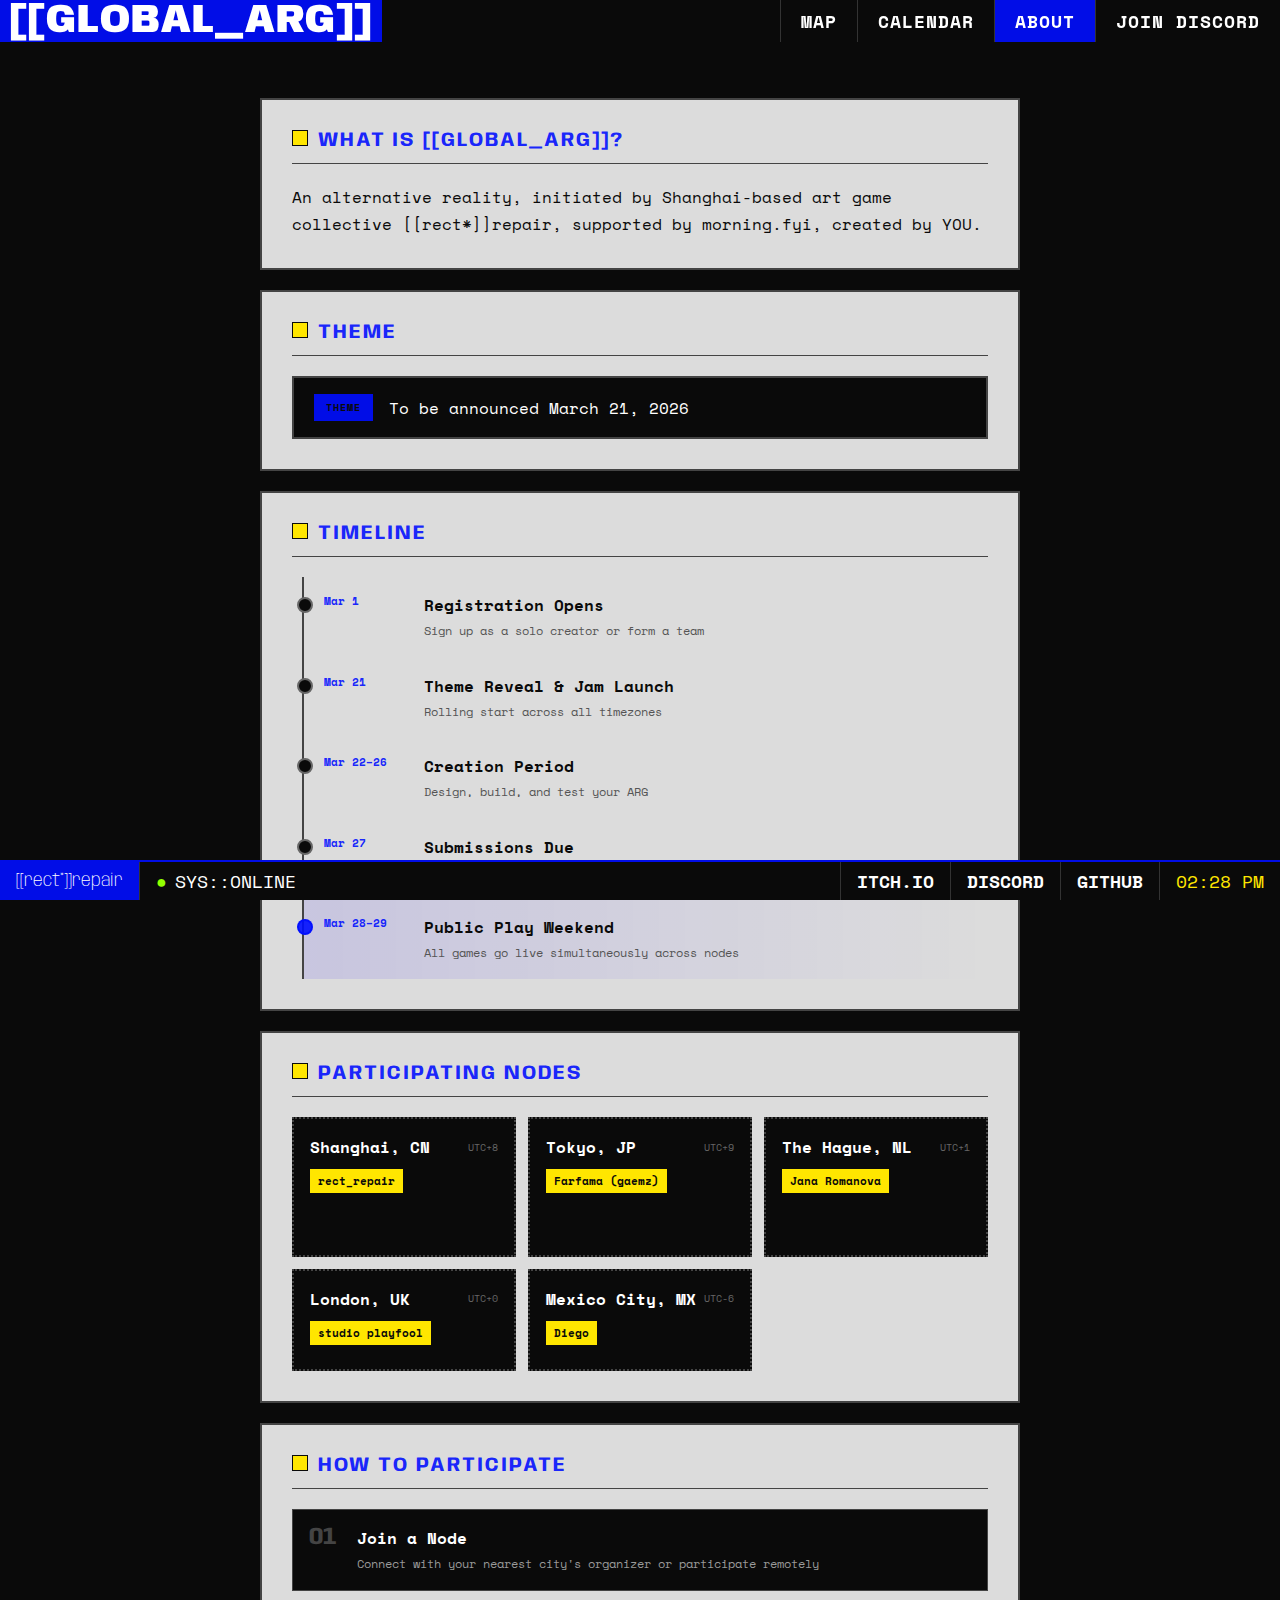
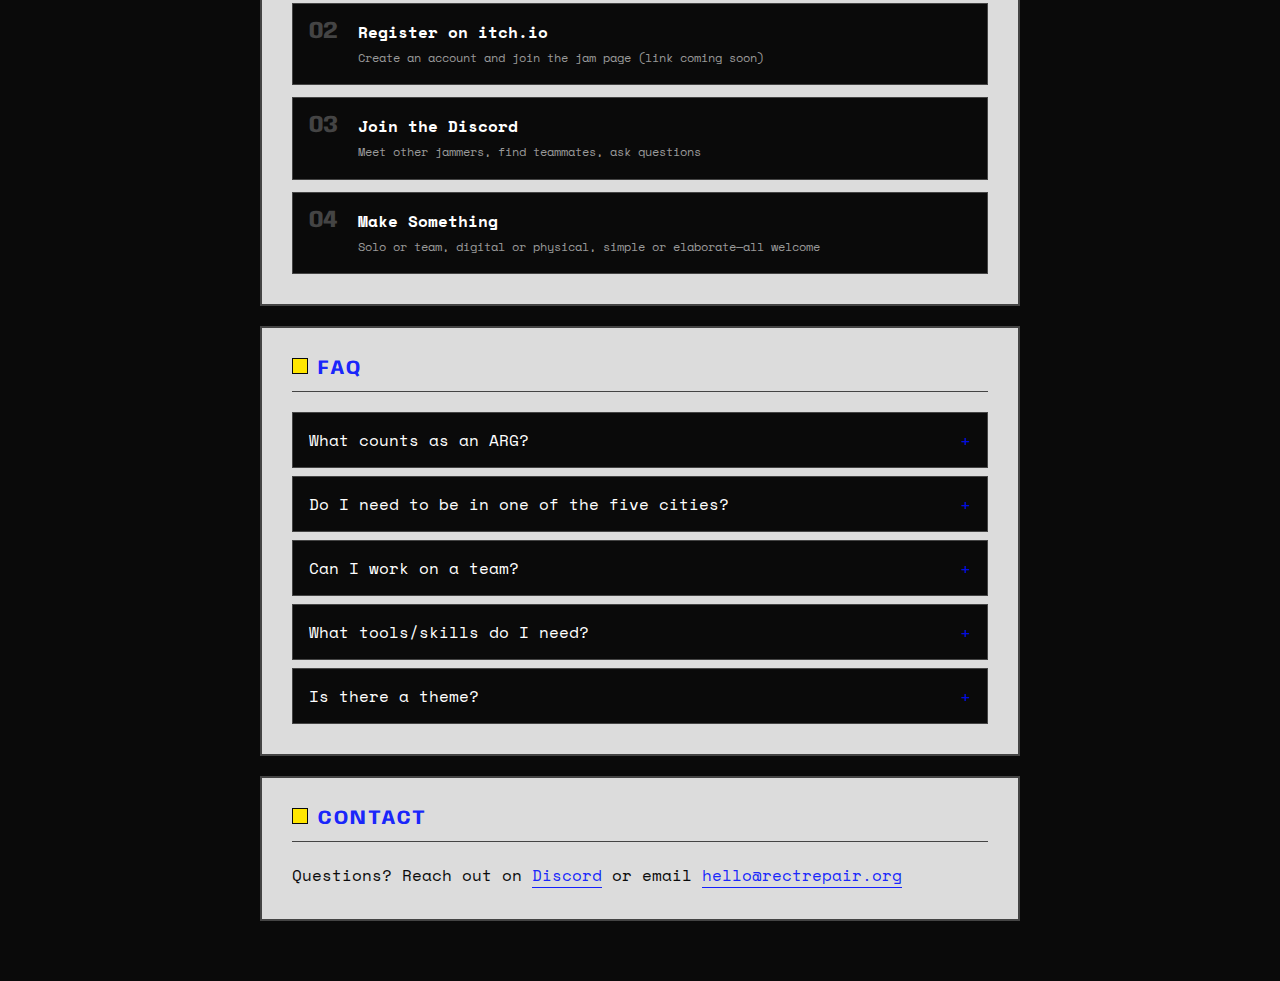
<file: about.html>
<!DOCTYPE html>
<html lang="en">

<head>
    <meta charset="UTF-8">
    <meta name="viewport" content="width=device-width, initial-scale=1.0">
    <title>About — [[Global_ARG]]</title>
    <link rel="stylesheet" href="styles.css">
</head>

<body>
    <header>
        <button class="nav-toggle" onclick="document.querySelector('nav').classList.toggle('open')">☰</button>
        <div class="header-title">[[GLOBAL_ARG]]</div>
        <nav>
            <a href="index.html">Map</a>
            <a href="calendar.html">Calendar</a>
            <a href="about.html" class="active">About</a>
            <a href="#">Join Discord</a>
        </nav>
    </header>

    <main class="about-main">
        <div class="about-content">
            <section class="about-section">
                <h2>What is [[Global_ARG]]?</h2>
                <p>
                    An alternative reality, initiated by Shanghai-based art game collective [[rect*]]repair, supported
                    by morning.fyi, created by YOU.
                </p>
            </section>

            <section class="about-section">
                <h2>Theme</h2>
                <div class="highlight-box">
                    <span class="highlight-label">Theme</span>
                    <span class="highlight-text">To be announced March 21, 2026</span>
                </div>
            </section>

            <section class="about-section">
                <h2>Timeline</h2>
                <div class="timeline">
                    <div class="timeline-item">
                        <div class="timeline-date">Mar 1</div>
                        <div class="timeline-content">
                            <strong>Registration Opens</strong>
                            <p>Sign up as a solo creator or form a team</p>
                        </div>
                    </div>
                    <div class="timeline-item">
                        <div class="timeline-date">Mar 21</div>
                        <div class="timeline-content">
                            <strong>Theme Reveal & Jam Launch</strong>
                            <p>Rolling start across all timezones</p>
                        </div>
                    </div>
                    <div class="timeline-item">
                        <div class="timeline-date">Mar 22–26</div>
                        <div class="timeline-content">
                            <strong>Creation Period</strong>
                            <p>Design, build, and test your ARG</p>
                        </div>
                    </div>
                    <div class="timeline-item">
                        <div class="timeline-date">Mar 27</div>
                        <div class="timeline-content">
                            <strong>Submissions Due</strong>
                            <p>Upload your game to itch.io</p>
                        </div>
                    </div>
                    <div class="timeline-item highlight">
                        <div class="timeline-date">Mar 28–29</div>
                        <div class="timeline-content">
                            <strong>Public Play Weekend</strong>
                            <p>All games go live simultaneously across nodes</p>
                        </div>
                    </div>
                </div>
            </section>

            <section class="about-section">
                <h2>Participating Nodes</h2>
                <div class="nodes-grid">
                    <div class="node-card">
                        <div class="node-header">
                            <span class="node-city">Shanghai, CN</span>
                            <span class="node-tz">UTC+8</span>
                        </div>
                        <div class="node-org">rect_repair</div>
                        <p class="node-desc">Shanghai-based playful media collective</p>
                    </div>
                    <div class="node-card">
                        <div class="node-header">
                            <span class="node-city">Tokyo, JP</span>
                            <span class="node-tz">UTC+9</span>
                        </div>
                        <div class="node-org">Farfama (gaemz)</div>
                    </div>
                    <div class="node-card">
                        <div class="node-header">
                            <span class="node-city">The Hague, NL</span>
                            <span class="node-tz">UTC+1</span>
                        </div>
                        <div class="node-org">Jana Romanova</div>
                    </div>
                    <div class="node-card">
                        <div class="node-header">
                            <span class="node-city">London, UK</span>
                            <span class="node-tz">UTC+0</span>
                        </div>
                        <div class="node-org">studio playfool</div>
                    </div>
                    <div class="node-card">
                        <div class="node-header">
                            <span class="node-city">Mexico City, MX</span>
                            <span class="node-tz">UTC-6</span>
                        </div>
                        <div class="node-org">Diego</div>
                    </div>
                </div>
            </section>

            <section class="about-section">
                <h2>How to Participate</h2>
                <div class="steps">
                    <div class="step">
                        <div class="step-num">01</div>
                        <div class="step-content">
                            <strong>Join a Node</strong>
                            <p>Connect with your nearest city's organizer or participate remotely</p>
                        </div>
                    </div>
                    <div class="step">
                        <div class="step-num">02</div>
                        <div class="step-content">
                            <strong>Register on itch.io</strong>
                            <p>Create an account and join the jam page (link coming soon)</p>
                        </div>
                    </div>
                    <div class="step">
                        <div class="step-num">03</div>
                        <div class="step-content">
                            <strong>Join the Discord</strong>
                            <p>Meet other jammers, find teammates, ask questions</p>
                        </div>
                    </div>
                    <div class="step">
                        <div class="step-num">04</div>
                        <div class="step-content">
                            <strong>Make Something</strong>
                            <p>Solo or team, digital or physical, simple or elaborate—all welcome</p>
                        </div>
                    </div>
                </div>
            </section>

            <section class="about-section">
                <h2>FAQ</h2>
                <div class="faq-list">
                    <details class="faq-item">
                        <summary>What counts as an ARG?</summary>
                        <p>Any game that uses real-world channels—websites, social media, phone numbers, physical
                            locations, letters, QR codes, etc.—as part of its design. The key is that the game extends
                            beyond a single screen or platform.</p>
                    </details>
                    <details class="faq-item">
                        <summary>Do I need to be in one of the five cities?</summary>
                        <p>No! Remote participation is welcome. Join the Discord to connect with others and participate
                            in online events.</p>
                    </details>
                    <details class="faq-item">
                        <summary>Can I work on a team?</summary>
                        <p>Yes. Teams can be any size. You can form teams before the jam or find collaborators in the
                            Discord.</p>
                    </details>
                    <details class="faq-item">
                        <summary>What tools/skills do I need?</summary>
                        <p>ARGs can be low-tech or high-tech. You might use websites, printed materials, phone trees,
                            social media accounts, puzzles, audio recordings, or just clever use of public spaces. No
                            coding required.</p>
                    </details>
                    <details class="faq-item">
                        <summary>Is there a theme?</summary>
                        <p>Yes—the theme will be revealed at the start of the jam on March 21. Themes are optional
                            constraints, not requirements.</p>
                    </details>
                </div>
            </section>

            <section class="about-section">
                <h2>Contact</h2>
                <p>
                    Questions? Reach out on <a href="#">Discord</a> or email
                    <a href="mailto:hello@rectrepair.org">hello@rectrepair.org</a>
                </p>
            </section>
        </div>
    </main>

    <footer>
        <div class="footer-brand">[[rect*]]repair</div>
        <div class="footer-status">
            <span class="blink">●</span>
            <span>SYS::ONLINE</span>
        </div>
        <div class="footer-links">
            <a href="#">ITCH.IO</a>
            <a href="#">DISCORD</a>
            <a href="#">GITHUB</a>
        </div>
        <div class="footer-time" id="current-time"></div>
    </footer>
    <script>
        function updateTime() {
            const now = new Date();
            const time = now.toLocaleTimeString('en-US', { hour: '2-digit', minute: '2-digit' });
            document.getElementById('current-time').textContent = time;
        }
        updateTime();
        setInterval(updateTime, 1000);
    </script>
</body>

</html>
</file>
<file: styles.css>
@import url('https://fonts.googleapis.com/css2?family=Space+Mono:ital,wght@0,400;0,700;1,400&family=Anybody:wght@400;700;900&display=swap');

:root {
    --blue: #000dffe6;
    --blue-light: #84a8ec;
    --yellow: #ffe600;
    --cyan: #0040ff;
    --lime: #91ff00;
    --black: #0a0a0a;
    --white: #ffffff;
    --gray: #dcdcdc;
    --darkgray: #6a6a6a;


    --mono: 'Space Mono', monospace;
    --display: 'Anybody', sans-serif;

    --border: 2px solid var(--white);
    --border-dark: 2px solid var(--black);

    /* gradient palette */
    --grad-1: linear-gradient(135deg, #ff6b6b 0%, #feca57 25%, #48dbfb 50%, #ff9ff3 75%, #54a0ff 100%);
    --grad-2: linear-gradient(90deg, #00ff87 0%, #60efff 50%, #ff00e5 100%);
}

* {
    margin: 0;
    padding: 0;
    box-sizing: border-box;
}

body {
    font-family: var(--mono);
    font-size: 16px;
    background: var(--black);
    color: var(--white);
    min-height: 100vh;
    overflow-x: hidden;
}

/* ==================== */
/* UNIFIED HEADINGS */
/* ==================== */

h1,
h2,
h3,
h4 {
    font-family: var(--display);
    font-weight: 700;
    text-transform: uppercase;
    letter-spacing: 2px;
    color: var(--blue);
    margin: 0;
}

h1 {
    font-size: 36px;
    font-weight: 900;
}

h2 {
    font-size: 20px;
}

h3 {
    font-size: 16px;
}

h4 {
    font-size: 14px;
}

/* HOVER STYLES */

/* primary hover - lime background */
.hover-primary:hover,
.calendar-day:hover:not(.inactive),
nav a:hover,
.footer-links a:hover {
    background: var(--lime);
    color: var(--black);
}

/* secondary hover - border highlight */
.hover-border:hover,
.cal-day:hover,
.chaos-item:hover,
.step:hover,
.faq-item:hover,
.node-card:hover {
    border-color: var(--white);
}

/* Shift hover - slight movement */
.hover-shift:hover,
.event-item:hover {
    transform: translateX(4px);
}

/* HEADER */
header {
    /* background: var(--black); */
    display: flex;
    width: 100%;
    align-items: stretch;
    position: fixed;
    z-index: 999;
    top: 0px;
    /* height: 48px; */
    /* border-bottom: 2px solid var(--blue); */
}

.header-title {
    font-family: var(--display);
    font-size: 40px;
    font-weight: 900;
    color: var(--white);
    background: var(--blue);
    padding: 0 10px;
    display: flex;
    align-items: center;
    letter-spacing: 1px;
}

nav {
    background: var(--black);
    display: flex;
    margin-left: auto;
}

nav a {
    padding: 0 20px;
    text-decoration: none;
    color: var(--white);
    border-left: 1px solid #333;
    transition: all 0.1s;
    font-size: 18px;
    text-transform: uppercase;
    letter-spacing: 1px;
    font-weight: 700;
    display: flex;
    align-items: center;
}

nav a:hover {
    background: var(--lime);
    color: var(--black);
    text-decoration: dotted;
    text-underline-position: below;
}

nav a.active {
    background: var(--blue);
    color: var(--white);
}

/* Mobile nav toggle */
.nav-toggle {
    display: none;
    background: var(--blue);
    border: none;
    color: var(--white);
    font-size: 24px;
    padding: 0 16px;
    cursor: pointer;
    z-index: 1000;
}

.nav-toggle:hover {
    background: var(--lime);
    color: var(--black);
}

@media (max-width: 768px) {
    .header-title {
        font-size: 42px;
        margin: none;
        padding: none;
    }

    .nav-toggle {
        display: flex;
        align-items: center;
        margin-left: 0;
        order: -1;
    }

    .map-section {
        flex: 1;
        border: none;
        position: relative;
        overflow: hidden;
        min-width: 0;
    }

    nav {
        position: fixed;
        top: 0;
        left: 0;
        width: 100%;
        height: 100vh;
        flex-direction: column;
        background: var(--black);
        transition: transform 0.3s;
        z-index: 999;
        transform: translateX(-100%);
        padding-top: 60px;
    }

    nav.open {
        transform: translateX(0);
    }

    nav a {
        border-left: none;
        border-bottom: 1px solid #333;
        /* padding: 20px 24px; */
        font-size: 24px;
        justify-content: flex-start;
    }

    main {
        height: 100vh;
    }
}

/* MAIN LAYOUT */
main {
    display: flex;
    /* margin-top: 58px; */
    height: calc(100vh - 40px);
}

@media (max-width: 900px) {
    main {
        flex-direction: column;
        height: auto;
        min-height: calc(100vh - 40px);
        /* margin-top: 48px; */
    }

    .map-section {
        min-height: 60vh;
        padding-bottom: 0px;
        /* height: 60vh; */
        border: none;
        /* border-bottom: 3px solid var(--blue); */
    }

}

/* MAP SECTION - fixed in place */
.map-section {
    flex: 1;
    border-right: 3px solid var(--blue);
    position: relative;
    background: var(--black);
    overflow: hidden;
    min-width: 0;
}

#map {
    position: absolute;
    top: 0;
    left: 0;
    right: 0;
    bottom: 0;
    width: 100%;
    height: 100%;
}

/* Override maplibre popup styles for dark theme */
.maplibregl-popup-content {
    background: var(--black) !important;
    border: 2px solid var(--white) !important;
    border-radius: 0 !important;
    padding: 16px !important;
    color: var(--white) !important;
    font-family: var(--mono) !important;
}

.maplibregl-popup-close-button {
    font-size: 24px !important;
    width: 32px !important;
    height: 32px !important;
    line-height: 28px !important;
    color: var(--white) !important;
    right: 4px !important;
    top: 4px !important;
}

.maplibregl-popup-close-button:hover {
    background: var(--blue) !important;
    color: var(--white) !important;
}

.maplibregl-popup-anchor-bottom .maplibregl-popup-tip {
    border-top-color: var(--white) !important;
}

.map-overlay {
    position: absolute;
    top: 58px;
    left: 20px;
    background: var(--black);
    border: 2px solid var(--white);
    padding: 12px 16px;
    font-size: 12px;
    z-index: 10;
}

.map-overlay h3 {
    margin-bottom: 8px;
    padding-bottom: 8px;
    border-bottom: 1px solid var(--white);
    color: var(--blue);
}

.coord {
    font-family: var(--mono);
    color: #666;
}

/* Stats overlay */
.stats-overlay {
    position: absolute;
    top: 58px;
    right: 20px;
    z-index: 10;
}

.stat-box {
    background: var(--black);
    color: var(--yellow);
    padding: 12px 16px;
    margin-bottom: 8px;
    font-weight: 700;
}

/* Style switcher */
.style-switcher {
    position: absolute;
    bottom: 20px;
    left: 20px;
    background: var(--black);
    border: 1px solid var(--white);
    padding: 8px 12px;
    font-size: 12px;
    z-index: 10;
    cursor: pointer;
    transition: all 0.1s;
}

.style-switcher:hover {
    background: var(--blue);
    border-color: var(--blue);
}

.style-switcher .label {
    color: #666;
    font-size: 10px;
    text-transform: uppercase;
    letter-spacing: 1px;
    margin-bottom: 4px;
}

#style-indicator {
    color: var(--white);
    font-weight: 600;
}

.stat-box .num {
    font-family: var(--display);
    font-size: 32px;
    line-height: 1;
}

.stat-box .label {
    font-size: 10px;
    text-transform: uppercase;
    letter-spacing: 1px;
}

/* Popup styles */
.marker-popup {
    font-family: var(--mono);
    font-size: 12px;
}

.marker-popup h4 {
    margin-bottom: 4px;
    color: var(--yellow);
}

.marker-popup .org {
    color: var(--white);
    margin-bottom: 4px;
}

.marker-popup .coord {
    color: #666;
    font-size: 10px;
}

/* SIDEBAR */
.sidebar {
    margin: 40px 0;
    width: 360px;
    flex-shrink: 0;
    background: var(--gray);
    display: flex;
    flex-direction: column;
    height: 100%;
    overflow-y: auto;
}

@media (max-width: 900px) {
    .sidebar {
        width: 100%;
        height: auto;
    }
}

.sidebar-section {
    border-bottom: 2px solid var(--black);
    padding: 20px;
    padding-bottom: 40px;
}

.sidebar-section h2 {
    margin-bottom: 12px;
    display: flex;
    /* align-items: center; */
    gap: 8px;
}

.sidebar-section h2::before {
    content: '';
    width: 14px;
    height: 14px;
    background: var(--yellow);
    border: 2px solid var(--black);
}

/* CALENDAR */
.calendar {
    display: grid;
    grid-template-columns: repeat(7, 1fr);
    gap: 2px;
    background: var(--black);
    border: 2px solid var(--black);
}

.calendar-header {
    background: var(--black);
    color: #666;
    padding: 8px 4px;
    text-align: center;
    font-size: 10px;
    text-transform: uppercase;
}

.calendar-day {
    background: var(--gray);
    padding: 6px;
    min-height: 44px;
    font-size: 12px;
    position: relative;
    cursor: pointer;
    transition: all 0.1s;
    color: var(--black);
}

.calendar-day:hover {
    background: var(--lime);
}

/* Empty/inactive days*/
.calendar-day.inactive {
    background: var(--darkgray);
    color: #999;
    cursor: default;
}

/* original triangle style for event days */
.calendar-day.has-event {
    background: linear-gradient(135deg, var(--gray) 70%, transparent 70%),
        var(--yellow);
    color: var(--black);
}

.calendar-day.jam-period {
    background: repeating-linear-gradient(45deg,
            var(--gray),
            var(--gray) 4px,
            var(--blue-light) 4px,
            var(--blue-light) 8px);
    color: var(--black);
}

/* Launch days */
.calendar-day.launch {
    background: linear-gradient(135deg, var(--gray) 70%, transparent 70%),
        var(--blue);
    color: var(--black);
    font-weight: 700;
}

.day-num {
    font-weight: 600;
}

.day-label {
    font-size: 8px;
    text-transform: uppercase;
    margin-top: 2px;
    line-height: 1.2;
    color: var(--blue);
}

.calendar-day.has-event .day-label {
    color: var(--black);
}

.calendar-day.launch .day-label {
    color: var(--blue);
}

/* LOCATIONS LIST */
.locations-list {
    list-style: none;
}

.location-item {
    display: flex;
    align-items: center;
    gap: 10px;
    padding: 8px 4px;
    border-bottom: 1px dotted #444;
    cursor: pointer;
    transition: all 0.1s;
}

.location-item:hover {
    padding-left: 12px;
}

/* .location-dot {
    width: 14px;
    height: 14px;
    border: 2px solid var(--black);
    border-radius: 50%;
    background: var(--yellow);
    flex-shrink: 0;
} */

.location-info {
    flex: 1;
}

.location-city {
    font-weight: 700;
    font-size: 14px;
    color: var(--black);
}

.location-org {
    font-size: 12px;
    color: var(--blue);
}

.location-tz {
    font-size: 11px;
    color: #666;
    font-family: var(--mono);
}

/* EVENT LIST */
.event-list {
    list-style: none;
}

.event-item {
    border: 2px solid #444;
    margin-bottom: 8px;
    transition: all 0.1s;
    /* background: var(--black); */
}

.event-item:hover {
    border-color: var(--blue);
    transform: translateX(4px);
}

.event-header {
    display: flex;
    justify-content: space-between;
    align-items: center;
    padding: 10px 12px;
    border-bottom: 1px solid #444;
}

.event-title {
    color: var(--black);
    font-weight: 600;
    font-size: 16px;
}

.event-location {
    font-size: 9px;
    padding: 3px 6px;
    background: var(--blue);
    color: var(--black);
    font-weight: 700;
}

.event-meta {
    padding: 8px 12px;
    font-size: 12px;
    display: flex;
    gap: 12px;
    color: #999;
}

/* STATUS BAR */
.status-bar {
    margin-top: auto;
    padding: 12px 20px;
    background: var(--black);
    color: var(--white);
    font-size: 11px;
    display: flex;
    justify-content: space-between;
    font-family: var(--mono);
    border-top: 2px solid var(--white);
}

.status-bar .blink {
    color: var(--lime);
    animation: blink 1s infinite;
}

@keyframes blink {

    0%,
    50% {
        opacity: 1;
    }

    51%,
    100% {
        opacity: 0;
    }
}

/* footer - fixed taskbar */
footer {
    background: var(--black);
    position: fixed;
    bottom: 0;
    left: 0;
    right: 0;
    height: 40px;
    display: flex;
    align-items: stretch;
    font-size: 18px;
    border-top: 2px solid var(--blue);
    z-index: 100;
}

.footer-brand {
    background: var(--blue);
    color: var(--white);
    padding: 0 16px;
    display: flex;
    align-items: center;
    font-weight: 200;
    font-family: var(--display);
}

.footer-status {
    padding: 0 16px;
    display: flex;
    align-items: center;
    gap: 8px;
    border-left: 1px solid #333;
    color: var(--white);
}

.footer-status .blink {
    color: var(--lime);
    animation: blink 1s infinite;
}

.footer-links {
    display: flex;
    margin-left: auto;
}

.footer-links a {
    color: var(--white);
    text-decoration: none;
    padding: 0 16px;
    display: flex;
    align-items: center;
    border-left: 1px solid #333;
    font-weight: 700;
    transition: all 0.1s;
}

.footer-links a:hover {
    background: var(--lime);
    color: var(--black);
}

.footer-time {
    padding: 0 16px;
    display: flex;
    align-items: center;
    border-left: 1px solid #333;
    color: var(--yellow);
    font-family: var(--mono);
}

/* Footer mobile */
@media (max-width: 768px) {
    footer {
        font-size: 12px;
        height: auto;
        flex-wrap: wrap;
    }

    .footer-brand {
        padding: 8px 12px;
        font-size: 14px;
    }

    .footer-status {
        padding: 8px 10px;
        font-size: 11px;
    }

    .footer-links {
        order: 3;
        width: 100%;
        border-top: 1px solid #333;
    }

    .footer-links a {
        flex: 1;
        justify-content: center;
        padding: 8px;
        font-size: 11px;
        border-left: none;
        border-right: 1px solid #333;
    }

    .footer-links a:last-child {
        border-right: none;
    }

    .footer-time {
        padding: 8px 10px;
        font-size: 11px;
        margin-left: auto;
    }

    main {
        margin-bottom: 80px;
        /* more space for wrapped footer */
    }
}

/* Triangle style for event days */
.cal-day.event {
    background: linear-gradient(135deg, var(--black) 70%, transparent 70%),
        var(--yellow);
    color: var(--white);
}

.cal-day.jam {
    background: repeating-linear-gradient(45deg,
            var(--gray),
            var(--gray) 4px,
            #444 4px,
            #444 8px);
}

/* Launch days - NO glow, triangle style */
.cal-day.launch {
    background: linear-gradient(135deg, var(--black) 70%, transparent 70%),
        var(--blue);
    color: var(--white);
}

.cal-day .day-tag {
    font-size: 8px;
    text-transform: uppercase;
    position: absolute;
    bottom: 6px;
    letter-spacing: 0.5px;
    font-family: var(--mono);
    font-weight: 400;
    color: var(--cyan);
}

.cal-day.event .day-tag {
    color: var(--black);
}

/* Events section below calendar */
.events-grid {
    margin-top: 30px;
    display: grid;
    grid-template-columns: repeat(auto-fill, minmax(240px, 1fr));
    gap: 12px;
}

.chaos-item {
    border: 2px solid #444;
    padding: 14px;
    font-size: 11px;
    background: var(--black);
    transition: all 0.1s;
    position: relative;
}

.chaos-item:hover {
    border-color: var(--white);
    background: var(--gray);
}

.chaos-item::before {
    content: attr(data-num);
    position: absolute;
    top: 0;
    right: 0;
    background: var(--blue);
    color: var(--black);
    padding: 2px 8px;
    font-size: 9px;
    font-weight: 700;
}

.chaos-item h3 {
    margin-bottom: 6px;
}

.chaos-item .meta {
    color: #999;
    font-size: 10px;
    margin-bottom: 8px;
}

.chaos-item .tag {
    display: inline-block;
    background: var(--yellow);
    color: var(--black);
    padding: 3px 8px;
    font-size: 9px;
    font-weight: 700;
}

/* ==================== */
/* ABOUT PAGE STYLES */
/* ==================== */

.about-main {
    display: block;
    min-height: calc(100vh - 90px);
    margin-top: 58px;
    /* space for fixed header */
    margin-bottom: 40px;
}

.about-content {
    max-width: 800px;
    margin: 0 auto;
    padding: 40px 20px;
}

.about-section {
    background: var(--gray);
    border: 2px solid #444;
    padding: 30px;
    margin-bottom: 20px;
}


.about-section h2 {
    margin-bottom: 20px;
    padding-bottom: 12px;
    border-bottom: 1px solid #444;
    display: flex;
    gap: 10px;
}

.about-section h2::before {
    content: '';
    width: 14px;
    height: 14px;
    background: var(--yellow);
    border: 1px solid var(--black);
}

.about-section p {
    margin-bottom: 16px;
    line-height: 1.7;
    color: var(--black);
}

.about-section p:last-child {
    margin-bottom: 0;
}

.about-section a {
    color: var(--blue);
    text-decoration: none;
    border-bottom: 1px solid var(--blue);
}

.about-section a:hover {
    background: var(--blue);
    color: var(--white);
}

/* Highlight box */
.highlight-box {
    background: var(--black);
    border: 2px solid #444;
    padding: 16px 20px;
    margin-top: 20px;
    display: flex;
    align-items: center;
    gap: 16px;
}

.highlight-label {
    font-size: 10px;
    text-transform: uppercase;
    letter-spacing: 1px;
    padding: 6px 12px;
    background: var(--blue);
    color: var(--black);
    font-weight: 700;
}

.highlight-text {
    font-weight: 500;
    color: var(--white);
}

/* About page timeline */
.about-section .timeline {
    border-left: 2px solid #444;
    margin-left: 10px;
    padding-left: 0;
}

.about-section .timeline-item {
    display: flex;
    gap: 20px;
    padding: 16px 0;
    padding-left: 20px;
    margin-left: -2px;
    border-left: 2px solid transparent;
    position: relative;
}

.about-section .timeline-item::before {
    content: '';
    position: absolute;
    left: -7px;
    top: 20px;
    width: 12px;
    height: 12px;
    background: var(--black);
    border: 2px solid #666;
    border-radius: 50%;
}

.about-section .timeline-item.highlight {
    background: linear-gradient(90deg, rgba(25, 0, 255, 0.1) 0%, transparent 100%);
}

.about-section .timeline-item.highlight::before {
    background: var(--blue);
    border-color: var(--blue);
}

.about-section .timeline-date {
    font-size: 11px;
    font-weight: 600;
    min-width: 80px;
    color: var(--blue);
}

.about-section .timeline-content strong {
    display: block;
    margin-bottom: 4px;
    color: var(--black);
}

.about-section .timeline-content p {
    font-size: 12px;
    color: #555;
    margin: 0;
}

/* Nodes grid */
.nodes-grid {
    display: grid;
    grid-template-columns: repeat(auto-fit, minmax(220px, 1fr));
    gap: 12px;
}

.node-card {
    border: 2px dotted #444;
    padding: 16px;
    transition: all 0.1s;
    background: var(--black);
}

.node-card:hover {
    border-color: var(--white);
    /* background-color: var(--lime); */
    transform: translateY(-2px);
}

.node-header {
    display: flex;
    justify-content: space-between;
    align-items: center;
    margin-bottom: 8px;
}

.node-city {
    font-weight: 600;
    color: var(--white);
}

.node-tz {
    font-size: 10px;
    color: #666;
}

.node-org {
    font-size: 11px;
    padding: 4px 8px;
    background: var(--yellow);
    color: var(--black);
    display: inline-block;
    margin-bottom: 8px;
    font-weight: 700;
}

.node-desc {
    font-size: 11px;
    color: #999;
    margin: 0;
    line-height: 1.5;
}

/* Steps */
.steps {
    display: grid;
    gap: 12px;
}

.step {
    display: flex;
    gap: 20px;
    padding: 16px;
    border: 1px solid #444;
    transition: all 0.1s;
    background: var(--black);
}

.step:hover {
    border-color: var(--white);
}

.step-num {
    font-size: 24px;
    font-weight: 700;
    color: #444;
    line-height: 1;
    font-family: var(--display);
}

.step:hover .step-num {
    color: var(--blue);
}

.step-content strong {
    display: block;
    margin-bottom: 4px;
    color: var(--white);
}

.step-content p {
    font-size: 12px;
    color: #999;
    margin: 0;
}

/* FAQ */
.faq-list {
    display: grid;
    gap: 8px;
}

.faq-item {
    border: 1px solid #444;
    transition: all 0.1s;
    background: var(--black);
}

.faq-item[open] {
    border-color: var(--white);
}

.faq-item summary {
    padding: 14px 16px;
    cursor: pointer;
    font-weight: 500;
    list-style: none;
    display: flex;
    justify-content: space-between;
    align-items: center;
    color: var(--white);
}

.faq-item summary::after {
    content: '+';
    font-size: 18px;
    font-weight: 400;
    color: var(--blue);
}

.faq-item[open] summary::after {
    content: '−';
}

.faq-item summary::-webkit-details-marker {
    display: none;
}

.faq-item p {
    padding: 0 16px 16px;
    font-size: 13px;
    color: #999;
    margin: 0;
    border-top: 1px dashed #444;
    padding-top: 14px;
}

/* UTILITIES */
.mono {
    font-family: var(--mono);
}

.uppercase {
    text-transform: uppercase;
}

.small {
    font-size: 11px;
}
</file>
